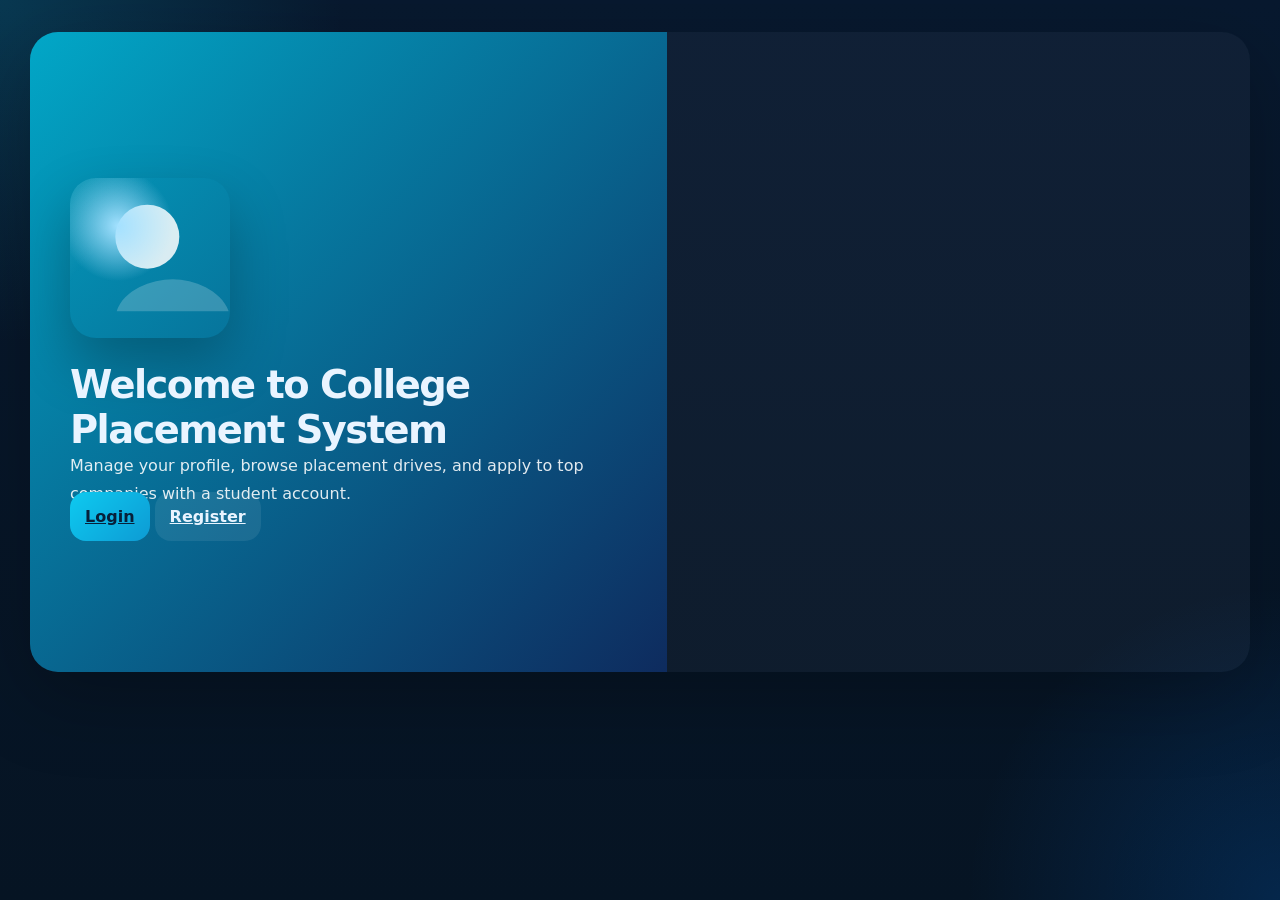
<file: index.html>
<!DOCTYPE html>
<html lang="en">
<head>
  <meta charset="UTF-8" />
  <meta name="viewport" content="width=device-width, initial-scale=1.0" />
  <title>College Placement System</title>
  <link rel="stylesheet" href="styles.css" />
</head>
<body data-page="home">
  <main class="page-shell">
    <section class="auth-section active-section">
      <div class="auth-card">
        <div class="auth-hero">
          <div class="hero-image"></div>
          <div class="hero-copy">
            <h1>Welcome to College Placement System</h1>
            <p>Manage your profile, browse placement drives, and apply to top companies with a student account.</p>
            <div class="home-actions">
              <a class="button button-primary" href="login.html">Login</a>
              <a class="button button-secondary" href="register.html">Register</a>
            </div>
          </div>
        </div>
      </div>
    </section>
  </main>

  <script src="script.js"></script>
</body>
</html>
</file>
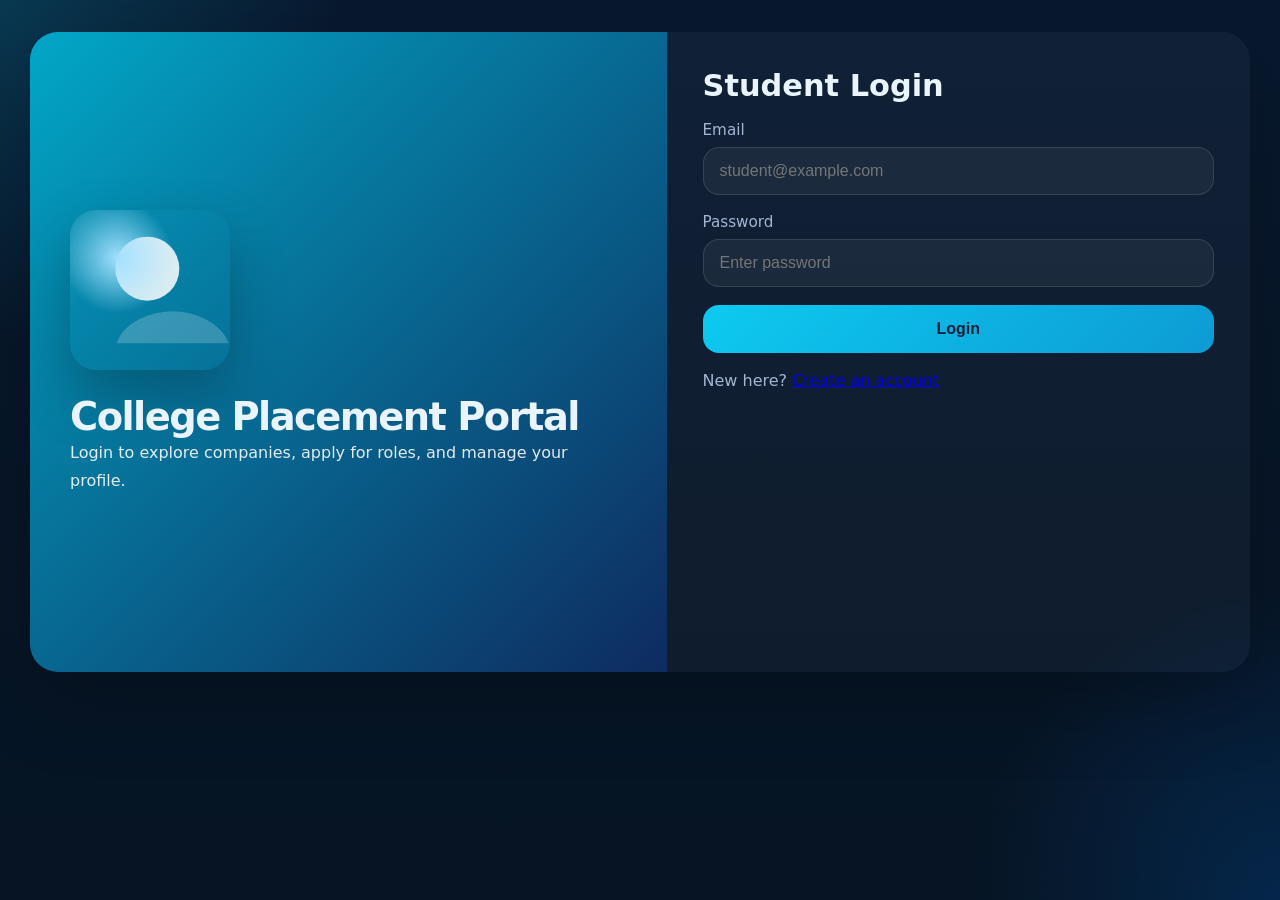
<file: applications.html>
<!DOCTYPE html>
<html lang="en">
<head>
  <meta charset="UTF-8" />
  <meta name="viewport" content="width=device-width, initial-scale=1.0" />
  <title>My Applications | College Placement System</title>
  <link rel="stylesheet" href="styles.css" />
</head>
<body data-page="applications">
  <main class="page-shell">
    <section class="app-section active-section">
      <nav class="top-nav">
        <div class="brand">Placement System</div>
        <div class="nav-links">
          <a class="nav-button" href="dashboard.html">Dashboard</a>
          <a class="nav-button" href="profile.html">Profile</a>
          <a class="nav-button active-nav" href="applications.html">My Applications</a>
          <button id="logout-button" class="nav-button">Logout</button>
        </div>
      </nav>

      <section class="page-content">
        <h2>My Applications</h2>
        <p>These are the jobs you have applied for.</p>
        <div id="application-list" class="company-grid"></div>
      </section>
    </section>
  </main>

  <script src="script.js"></script>
</body>
</html>
</file>
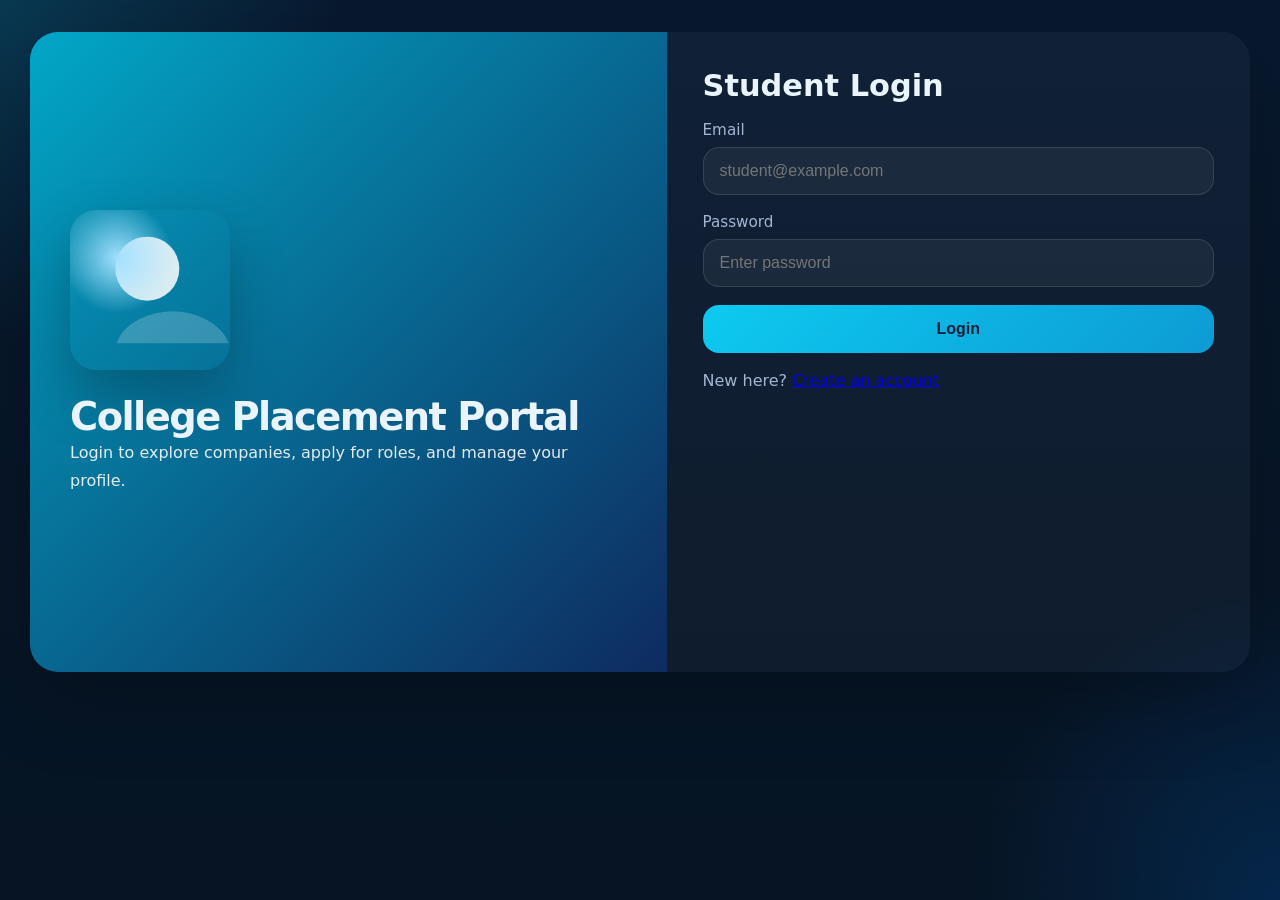
<file: dashboard.html>
<!DOCTYPE html>
<html lang="en">
<head>
  <meta charset="UTF-8" />
  <meta name="viewport" content="width=device-width, initial-scale=1.0" />
  <title>Dashboard | College Placement System</title>
  <link rel="stylesheet" href="styles.css" />
</head>
<body data-page="dashboard">
  <main class="page-shell">
    <section class="app-section active-section">
      <nav class="top-nav">
        <div class="brand">Placement System</div>
        <div class="nav-links">
          <a class="nav-button active-nav" href="dashboard.html">Dashboard</a>
          <a class="nav-button" href="profile.html">Profile</a>
          <a class="nav-button" href="applications.html">My Applications</a>
          <button id="logout-button" class="nav-button">Logout</button>
        </div>
      </nav>

      <section class="page-content">
        <div class="page-header">
          <div class="welcome-card">
            <div>
              <h2>Companies Open for Placement</h2>
              <p>Explore 30 company profiles, roles, location, salary in rupees, and apply with one click.</p>
            </div>
            <div id="dashboard-summary" class="dashboard-summary">Showing 30 companies for your profile</div>
          </div>
          <div class="status-card">
            <strong id="user-welcome">Hello, Student</strong>
            <span id="applied-count">0 applications</span>
          </div>
        </div>
        <div class="dashboard-controls">
          <input id="company-search" type="search" placeholder="Search companies, roles, or location" />
          <select id="city-filter">
            <option value="">All cities</option>
          </select>
        </div>
        <div id="company-name-list" class="company-name-list"></div>
        <div id="company-list" class="company-grid"></div>
      </section>
    </section>
  </main>

  <script src="script.js"></script>
</body>
</html>
</file>
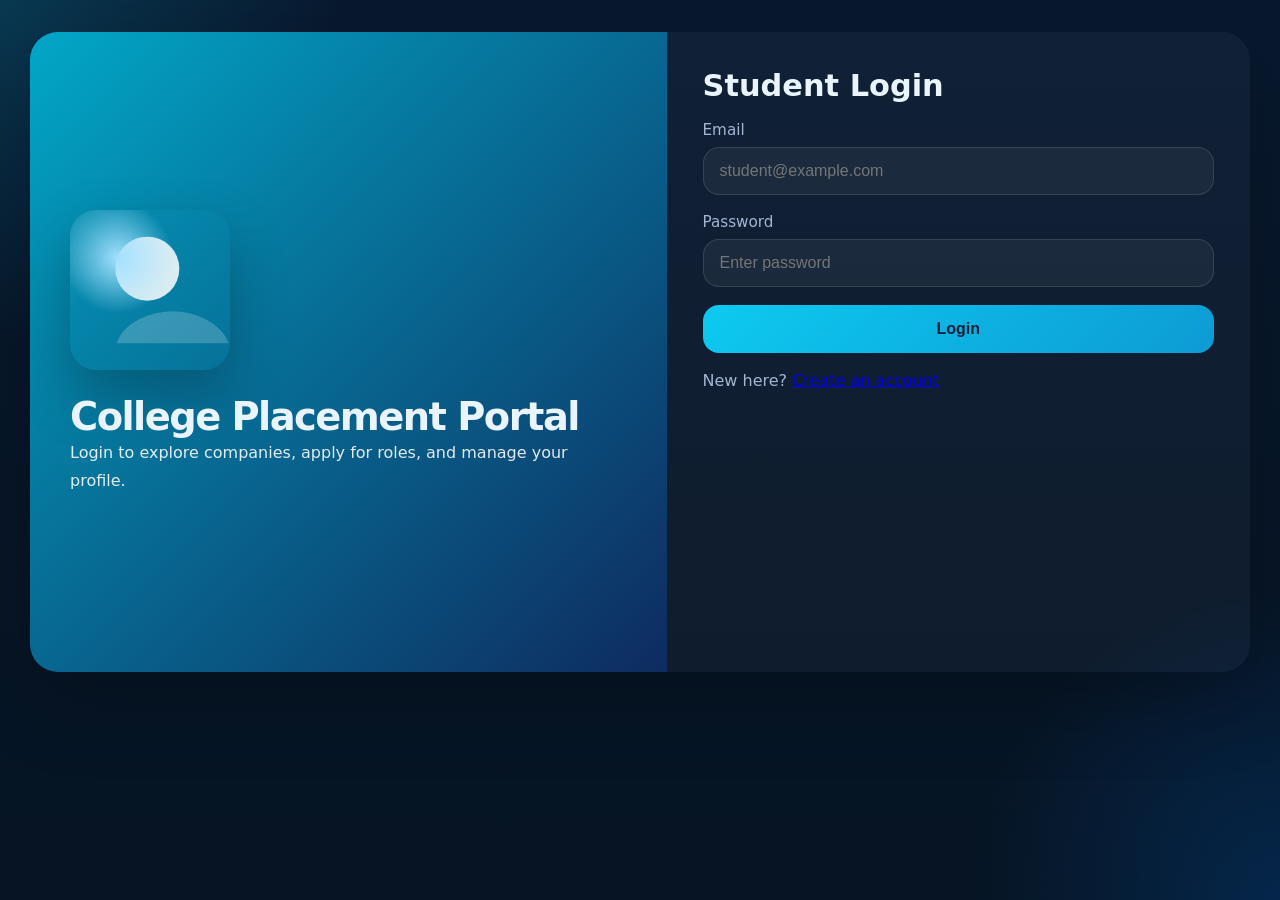
<file: login.html>
<!DOCTYPE html>
<html lang="en">
<head>
  <meta charset="UTF-8" />
  <meta name="viewport" content="width=device-width, initial-scale=1.0" />
  <title>Login | College Placement System</title>
  <link rel="stylesheet" href="styles.css" />
</head>
<body data-page="login">
  <main class="page-shell">
    <section class="auth-section active-section">
      <div class="auth-card">
        <div class="auth-hero">
          <div class="hero-image"></div>
          <div class="hero-copy">
            <h1>College Placement Portal</h1>
            <p>Login to explore companies, apply for roles, and manage your profile.</p>
          </div>
        </div>

        <div class="auth-form-wrap">
          <form id="login-form" class="auth-form active-form">
            <h2>Student Login</h2>
            <div class="field-row">
              <label for="login-email">Email</label>
              <input id="login-email" type="email" placeholder="student@example.com" required />
            </div>
            <div class="field-row">
              <label for="login-password">Password</label>
              <input id="login-password" type="password" placeholder="Enter password" required />
            </div>
            <button type="submit" class="button button-primary">Login</button>
            <p class="form-note">New here? <a href="register.html">Create an account</a></p>
            <p id="login-error" class="form-error"></p>
          </form>
        </div>
      </div>
    </section>
  </main>

  <script src="script.js"></script>
</body>
</html>
</file>
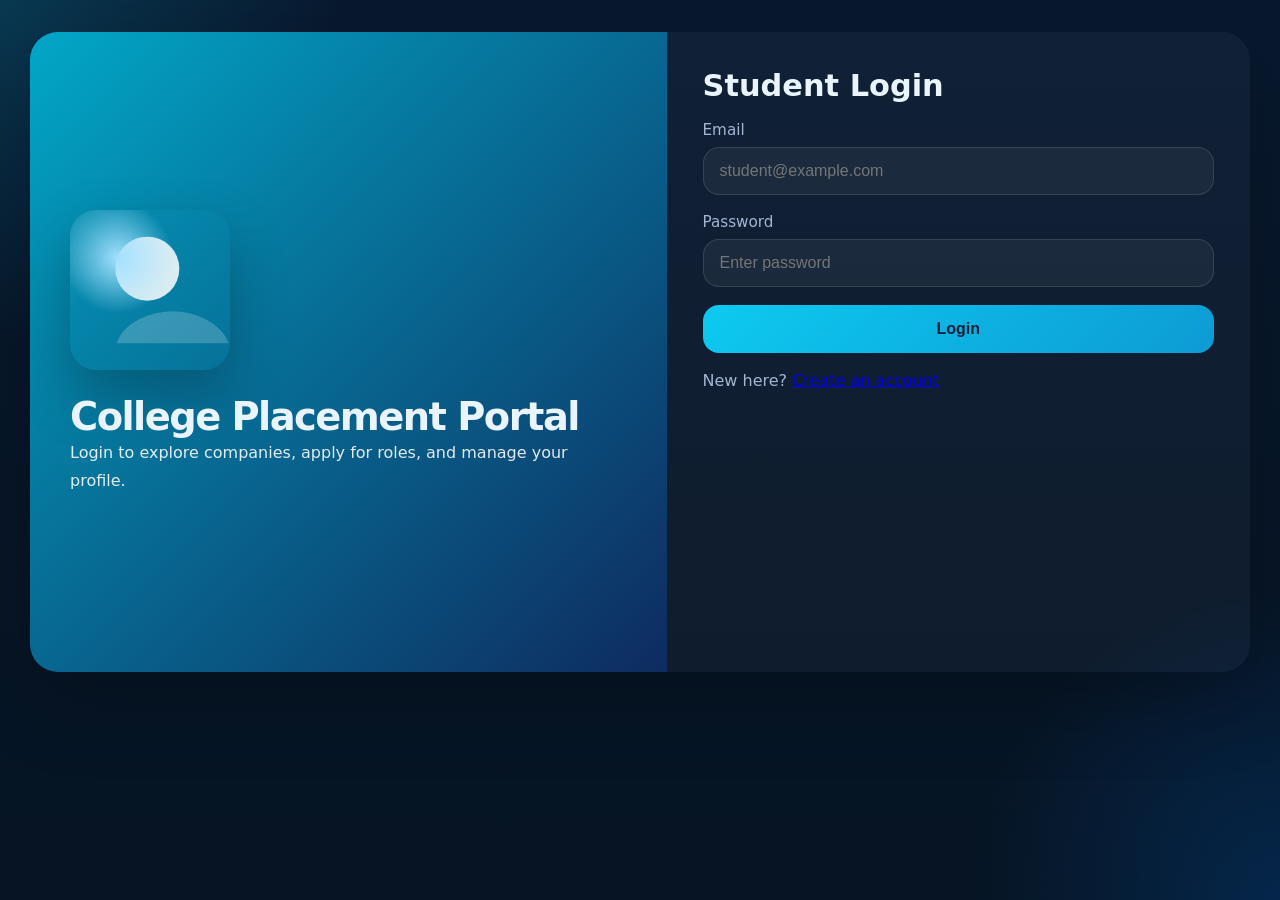
<file: profile.html>
<!DOCTYPE html>
<html lang="en">
<head>
  <meta charset="UTF-8" />
  <meta name="viewport" content="width=device-width, initial-scale=1.0" />
  <title>Profile | College Placement System</title>
  <link rel="stylesheet" href="styles.css" />
</head>
<body data-page="profile">
  <main class="page-shell">
    <section class="app-section active-section">
      <nav class="top-nav">
        <div class="brand">Placement System</div>
        <div class="nav-links">
          <a class="nav-button" href="dashboard.html">Dashboard</a>
          <a class="nav-button active-nav" href="profile.html">Profile</a>
          <a class="nav-button" href="applications.html">My Applications</a>
          <button id="logout-button" class="nav-button">Logout</button>
        </div>
      </nav>

      <section class="page-content">
        <h2>Student Profile</h2>
        <div class="profile-card">
          <div class="profile-photo"></div>
          <div class="profile-details">
            <p><strong>Name:</strong> <span id="profile-name"></span></p>
            <p><strong>Email:</strong> <span id="profile-email"></span></p>
            <p><strong>College:</strong> <span id="profile-college"></span></p>
            <p><strong>Branch:</strong> <span id="profile-branch"></span></p>
            <p><strong>Mobile:</strong> <span id="profile-mobile"></span></p>
            <p><strong>LinkedIn:</strong> <span id="profile-linkedin"></span></p>
            <p><strong>GitHub:</strong> <span id="profile-github"></span></p>
          </div>
        </div>
        <div class="profile-actions">
          <button id="edit-profile-button" class="button button-secondary button-inline">Edit Profile</button>
        </div>
        <form id="profile-edit-form" class="view-panel">
          <div class="field-row">
            <label for="edit-profile-name">Full Name</label>
            <input id="edit-profile-name" type="text" required />
          </div>
          <div class="field-row">
            <label for="edit-profile-college">College</label>
            <input id="edit-profile-college" type="text" required />
          </div>
          <div class="field-row">
            <label for="edit-profile-branch">Branch</label>
            <input id="edit-profile-branch" type="text" required />
          </div>
          <div class="field-row">
            <label for="edit-profile-mobile">Mobile Number</label>
            <input id="edit-profile-mobile" type="tel" required />
          </div>
          <div class="field-row">
            <label for="edit-profile-linkedin">LinkedIn URL</label>
            <input id="edit-profile-linkedin" type="url" placeholder="https://linkedin.com/in/username" />
          </div>
          <div class="field-row">
            <label for="edit-profile-github">GitHub URL</label>
            <input id="edit-profile-github" type="url" placeholder="https://github.com/username" />
          </div>
          <button type="submit" class="button button-primary">Save Changes</button>
          <p id="profile-edit-message" class="form-note"></p>
        </form>
      </section>
    </section>
  </main>

  <script src="script.js"></script>
</body>
</html>
</file>
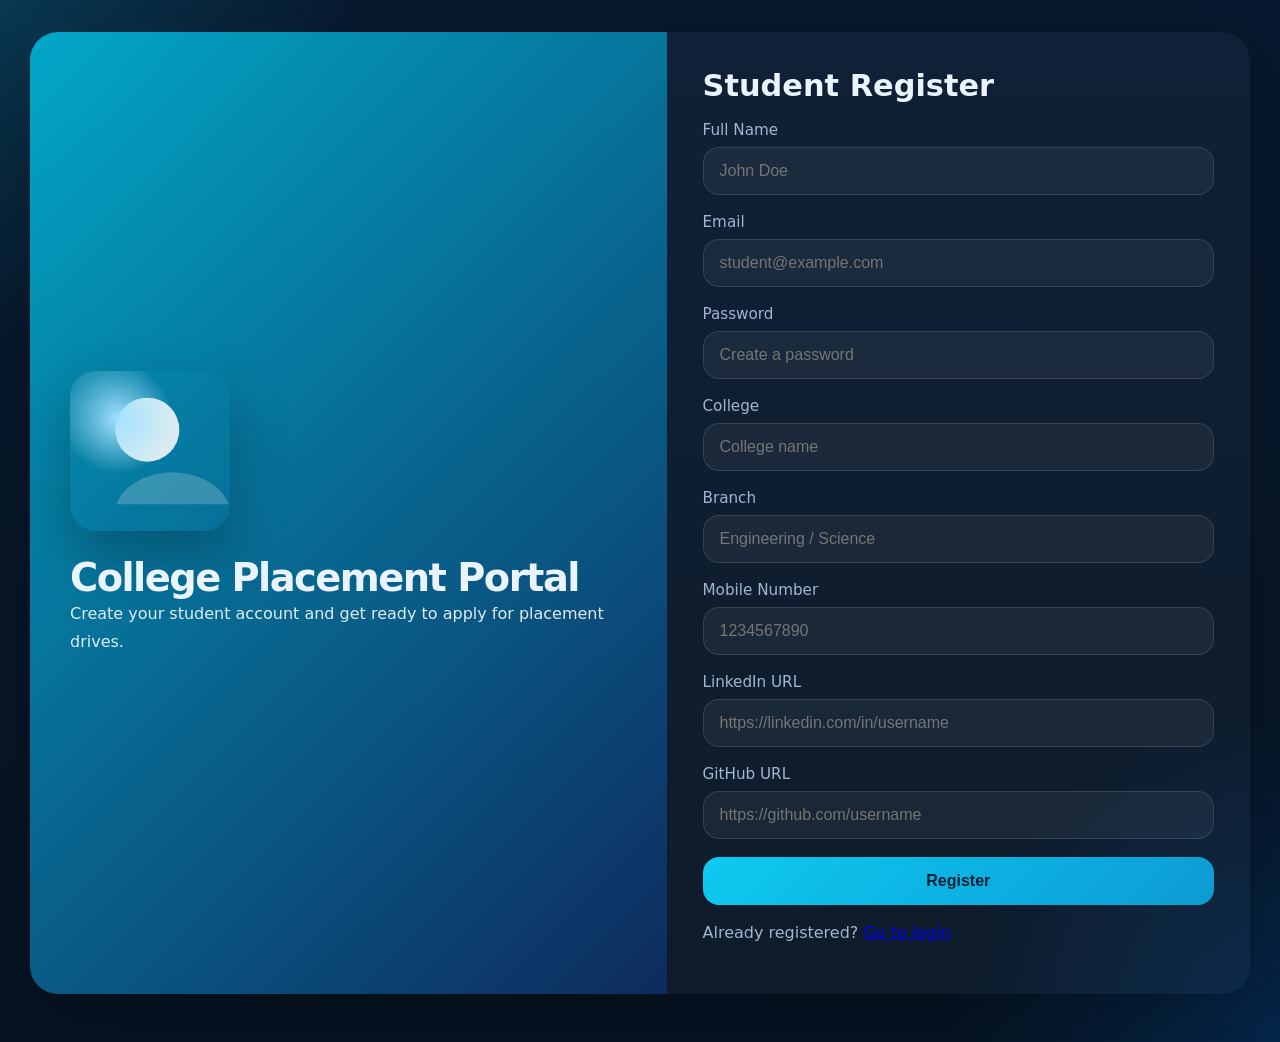
<file: register.html>
<!DOCTYPE html>
<html lang="en">
<head>
  <meta charset="UTF-8" />
  <meta name="viewport" content="width=device-width, initial-scale=1.0" />
  <title>Register | College Placement System</title>
  <link rel="stylesheet" href="styles.css" />
</head>
<body data-page="register">
  <main class="page-shell">
    <section class="auth-section active-section">
      <div class="auth-card">
        <div class="auth-hero">
          <div class="hero-image"></div>
          <div class="hero-copy">
            <h1>College Placement Portal</h1>
            <p>Create your student account and get ready to apply for placement drives.</p>
          </div>
        </div>

        <div class="auth-form-wrap">
          <form id="register-form" class="auth-form active-form">
            <h2>Student Register</h2>
            <div class="field-row">
              <label for="reg-name">Full Name</label>
              <input id="reg-name" type="text" placeholder="John Doe" required />
            </div>
            <div class="field-row">
              <label for="reg-email">Email</label>
              <input id="reg-email" type="email" placeholder="student@example.com" required />
            </div>
            <div class="field-row">
              <label for="reg-password">Password</label>
              <input id="reg-password" type="password" placeholder="Create a password" required />
            </div>
            <div class="field-row">
              <label for="reg-college">College</label>
              <input id="reg-college" type="text" placeholder="College name" required />
            </div>
            <div class="field-row">
              <label for="reg-branch">Branch</label>
              <input id="reg-branch" type="text" placeholder="Engineering / Science" required />
            </div>
            <div class="field-row">
              <label for="reg-mobile">Mobile Number</label>
              <input id="reg-mobile" type="tel" placeholder="1234567890" required />
            </div>
            <div class="field-row">
              <label for="reg-linkedin">LinkedIn URL</label>
              <input id="reg-linkedin" type="url" placeholder="https://linkedin.com/in/username" />
            </div>
            <div class="field-row">
              <label for="reg-github">GitHub URL</label>
              <input id="reg-github" type="url" placeholder="https://github.com/username" />
            </div>
            <button type="submit" class="button button-primary">Register</button>
            <p class="form-note">Already registered? <a href="login.html">Go to login</a></p>
            <p id="register-error" class="form-error"></p>
          </form>
        </div>
      </div>
    </section>
  </main>

  <script src="script.js"></script>
</body>
</html>
</file>
<file: styles.css>
:root {
  --bg: #08192f;
  --surface: #112445;
  --surface-soft: #152b53;
  --accent: #0dcaf0;
  --accent-strong: #00bcd4;
  --text: #e9f4ff;
  --muted: #a3b5d1;
  --danger: #fb6f6f;
}

* {
  box-sizing: border-box;
}

body {
  margin: 0;
  min-height: 100vh;
  font-family: Inter, system-ui, sans-serif;
  color: var(--text);
  background: radial-gradient(circle at top left, rgba(13, 202, 240, 0.18), transparent 22%),
    radial-gradient(circle at bottom right, rgba(0, 123, 255, 0.18), transparent 20%),
    linear-gradient(180deg, #08192f 0%, #061423 100%);
}

button {
  cursor: pointer;
}

.page-shell {
  width: min(1220px, calc(100% - 32px));
  margin: 0 auto;
  padding: 32px 0 48px;
}

.auth-section,
.app-section {
  border-radius: 28px;
  overflow: hidden;
  background: rgba(255, 255, 255, 0.03);
  box-shadow: 0 24px 80px rgba(0, 0, 0, 0.25);
}

.auth-card {
  display: grid;
  grid-template-columns: 1.2fr 1.1fr;
  min-height: 640px;
}

.auth-hero {
  position: relative;
  padding: 40px;
  display: flex;
  flex-direction: column;
  justify-content: center;
  gap: 24px;
  background: linear-gradient(135deg, rgba(0, 179, 212, 0.9), rgba(14, 44, 97, 0.95));
}

.hero-image {
  width: 160px;
  height: 160px;
  border-radius: 26px;
  background: radial-gradient(circle at 30% 30%, #a4e1ff, transparent 35%),
    linear-gradient(130deg, #ffffff20, transparent 30%),
    url('data:image/svg+xml,%3Csvg xmlns=%22http://www.w3.org/2000/svg%22 viewBox=%220 0 120 120%22%3E%3Ccircle cx=%2258%22 cy=%2244%22 r=%2224%22 fill=%22%23fff%22 opacity=%22.85%22/%3E%3Cpath d=%22M35 100c5-16 26-24 42-24s36 8 42 24H35z%22 fill=%22%23fff%22 opacity=%22.2%22/%3E%3C/svg%3E');
  background-size: cover;
  box-shadow: 0 26px 56px rgba(0, 0, 0, 0.25);
}

.hero-copy h1 {
  margin: 0;
  font-size: clamp(2.1rem, 3vw, 3rem);
  letter-spacing: -0.04em;
}

.hero-copy p {
  margin: 0;
  line-height: 1.7;
  color: rgba(255, 255, 255, 0.88);
}

.auth-form-wrap {
  padding: 36px;
}

.form-tabs {
  display: flex;
  gap: 12px;
  margin-bottom: 28px;
}

.tab-button {
  border: none;
  border-radius: 999px;
  padding: 12px 24px;
  background: rgba(255, 255, 255, 0.08);
  color: var(--text);
  font-weight: 600;
}

.tab-button.active {
  background: rgba(13, 202, 240, 0.18);
}

.auth-form {
  display: none;
}

.auth-form.active-form {
  display: block;
}

.auth-form h2 {
  margin-top: 0;
  margin-bottom: 18px;
  font-size: 1.9rem;
}

.field-row {
  margin-bottom: 18px;
}

.field-row label {
  display: block;
  margin-bottom: 8px;
  color: var(--muted);
  font-size: 0.95rem;
}

.field-row input {
  width: 100%;
  padding: 14px 16px;
  border-radius: 16px;
  border: 1px solid rgba(255, 255, 255, 0.12);
  background: rgba(255, 255, 255, 0.05);
  color: var(--text);
  font-size: 1rem;
}

.button {
  width: 100%;
  border: none;
  border-radius: 16px;
  padding: 15px;
  font-size: 1rem;
  font-weight: 700;
}

.button-primary {
  background: linear-gradient(135deg, var(--accent), #0d9bd4);
  color: #07203a;
}

.button-secondary {
  background: rgba(255, 255, 255, 0.08);
  color: var(--text);
}

.form-note {
  margin: 18px 0 0;
  color: var(--muted);
}

.form-note span {
  color: var(--accent);
  cursor: pointer;
}

.form-error {
  margin-top: 12px;
  color: var(--danger);
}

.app-section {
  display: none;
}

.app-section.active-section {
  display: block;
}

.top-nav {
  display: flex;
  align-items: center;
  justify-content: space-between;
  padding: 24px 32px;
  gap: 18px;
  background: rgba(255, 255, 255, 0.05);
}

.brand {
  font-size: 1.3rem;
  font-weight: 700;
}

.nav-links {
  display: flex;
  flex-wrap: wrap;
  gap: 12px;
}

.nav-button {
  border: none;
  border-radius: 999px;
  background: rgba(255, 255, 255, 0.06);
  color: var(--text);
  padding: 12px 18px;
  font-weight: 600;
}

.nav-button.active-nav {
  background: rgba(13, 202, 240, 0.18);
}

.page-content {
  padding: 32px;
}

.page-header {
  display: flex;
  justify-content: space-between;
  gap: 24px;
  align-items: flex-start;
  margin-bottom: 28px;
}

.status-card {
  min-width: 220px;
  background: rgba(255, 255, 255, 0.06);
  border-radius: 24px;
  padding: 20px;
  text-align: right;
}

.welcome-card {
  display: grid;
  gap: 14px;
}

.dashboard-summary {
  padding: 18px 20px;
  border-radius: 20px;
  background: rgba(255, 255, 255, 0.05);
  color: var(--text);
  font-size: 0.98rem;
}

.dashboard-controls {
  margin: 20px 0 12px;
  display: flex;
  flex-wrap: wrap;
  gap: 12px;
  align-items: center;
}

#company-search,
#city-filter {
  flex: 1 1 260px;
  padding: 14px 18px;
  border-radius: 16px;
  border: 1px solid rgba(255, 255, 255, 0.16);
  background: rgba(255, 255, 255, 0.06);
  color: var(--text);
  font-size: 1rem;
}

#company-search {
  min-width: 260px;
}

#city-filter {
  min-width: 180px;
}

.company-grid {
  display: grid;
  grid-template-columns: repeat(auto-fit, minmax(280px, 1fr));
  gap: 20px;
}

.company-name-list {
  display: flex;
  flex-wrap: wrap;
  gap: 10px;
  margin-bottom: 20px;
}

.company-name-tag {
  padding: 10px 14px;
  border-radius: 14px;
  background: rgba(13, 202, 240, 0.12);
  color: var(--text);
  font-size: 0.95rem;
  white-space: nowrap;
}
.company-detail-list p,
.application-card p {
  margin: 8px 0;
}

.company-card details {
  margin: 18px 0;
  padding: 16px 18px;
  background: rgba(255, 255, 255, 0.05);
  border-radius: 18px;
}

.company-card details summary {
  cursor: pointer;
  font-weight: 600;
}

.profile-actions {
  margin: 24px 0 16px;
}

.button-inline {
  width: auto;
  padding: 12px 20px;
}

.status-select,
.textarea-field {
  width: 100%;
  padding: 12px 14px;
  border-radius: 14px;
  border: 1px solid rgba(255, 255, 255, 0.12);
  background: rgba(255, 255, 255, 0.05);
  color: var(--text);
  margin-top: 8px;
}

.application-actions {
  display: flex;
  flex-direction: column;
  gap: 12px;
  margin-top: 18px;
}

.application-card .application-meta {
  display: grid;
  grid-template-columns: repeat(2, minmax(0, 1fr));
  gap: 12px;
  margin-top: 14px;
}

.application-card small {
  color: var(--muted);
}
.company-card,
.application-card {
  background: rgba(255, 255, 255, 0.05);
  border: 1px solid rgba(255, 255, 255, 0.08);
  border-radius: 24px;
  padding: 22px;
}

.company-card h3,
.application-card h3 {
  margin: 0 0 8px;
}

.company-card p,
.application-card p {
  margin: 8px 0;
  color: var(--muted);
  line-height: 1.6;
}

.company-meta {
  display: grid;
  grid-template-columns: 1fr 1fr;
  gap: 12px;
  margin: 16px 0 20px;
}

.company-skills {
  display: flex;
  flex-wrap: wrap;
  gap: 10px;
  margin: 10px 0 0;
}

.badge {
  display: inline-flex;
  align-items: center;
  gap: 8px;
  padding: 10px 14px;
  border-radius: 14px;
  background: rgba(13, 202, 240, 0.12);
  color: var(--text);
  font-size: 0.95rem;
}

.profile-card {
  display: grid;
  grid-template-columns: 200px 1fr;
  gap: 24px;
  background: rgba(255, 255, 255, 0.05);
  padding: 28px;
  border-radius: 24px;
}

.profile-photo {
  min-height: 220px;
  border-radius: 24px;
  background: radial-gradient(circle at 30% 35%, rgba(13, 202, 240, 0.4), transparent 45%),
    linear-gradient(180deg, rgba(255, 255, 255, 0.12), rgba(255, 255, 255, 0.02));
}

.profile-details p {
  margin: 0 0 16px;
  font-size: 1rem;
}

.profile-details a {
  color: var(--accent);
  text-decoration: none;
}

.profile-details a:hover {
  text-decoration: underline;
}

.social-link {
  display: inline-flex;
  align-items: center;
  gap: 8px;
}

.social-link.linkedin::before {
  content: 'in';
  font-size: 0.85rem;
  line-height: 1;
  font-weight: 700;
  display: inline-flex;
  justify-content: center;
  align-items: center;
  width: 22px;
  height: 22px;
  border-radius: 5px;
  background: rgba(10, 102, 194, 0.18);
}

.social-link.github::before {
  content: '🐙';
  display: inline-flex;
  justify-content: center;
  align-items: center;
  width: 22px;
  height: 22px;
}

.view-panel {
  display: none;
}

.view-panel.active-view {
  display: block;
}

@media (max-width: 960px) {
  .auth-card {
    grid-template-columns: 1fr;
  }

  .top-nav,
  .page-header,
  .profile-card {
    flex-direction: column;
    align-items: stretch;
  }
}

@media (max-width: 620px) {
  .page-shell {
    width: calc(100% - 20px);
  }

  .auth-hero,
  .auth-form-wrap,
  .page-content {
    padding: 24px;
  }

  .company-meta {
    grid-template-columns: 1fr;
  }
}
</file>
